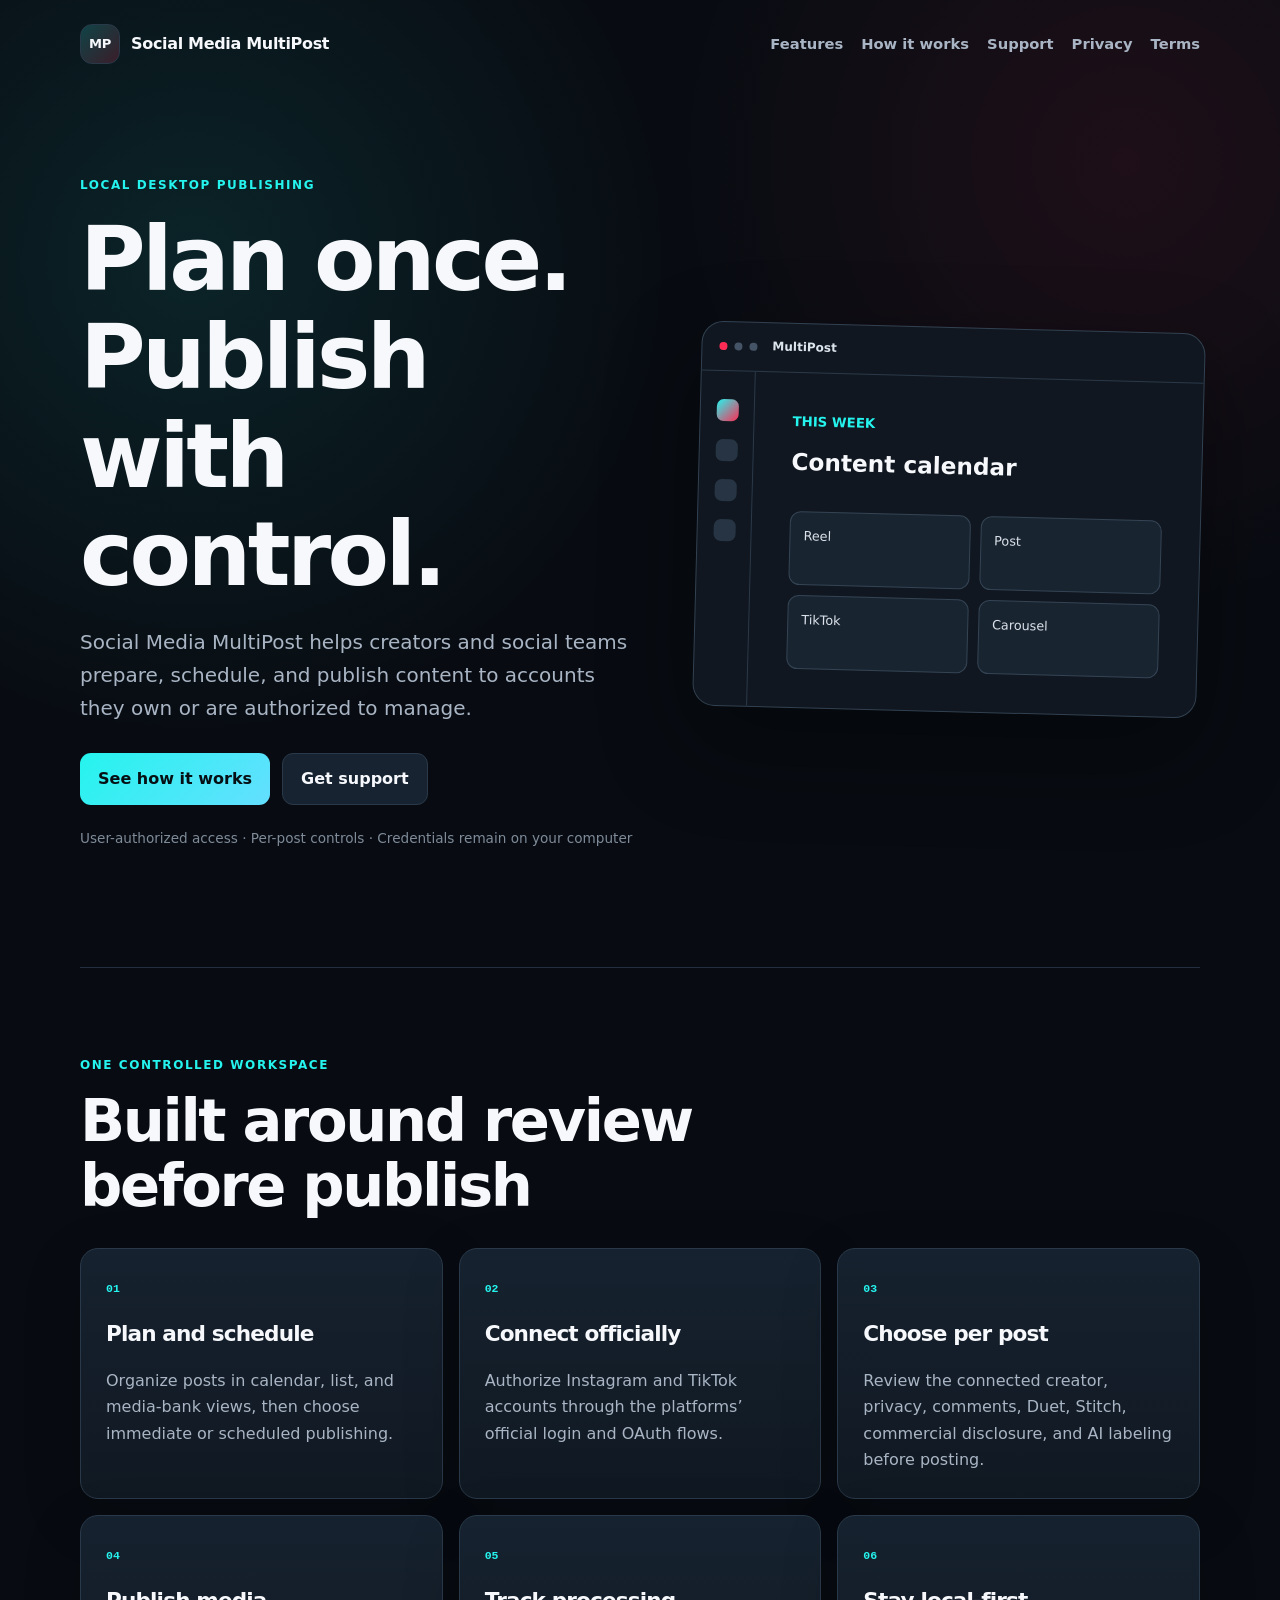
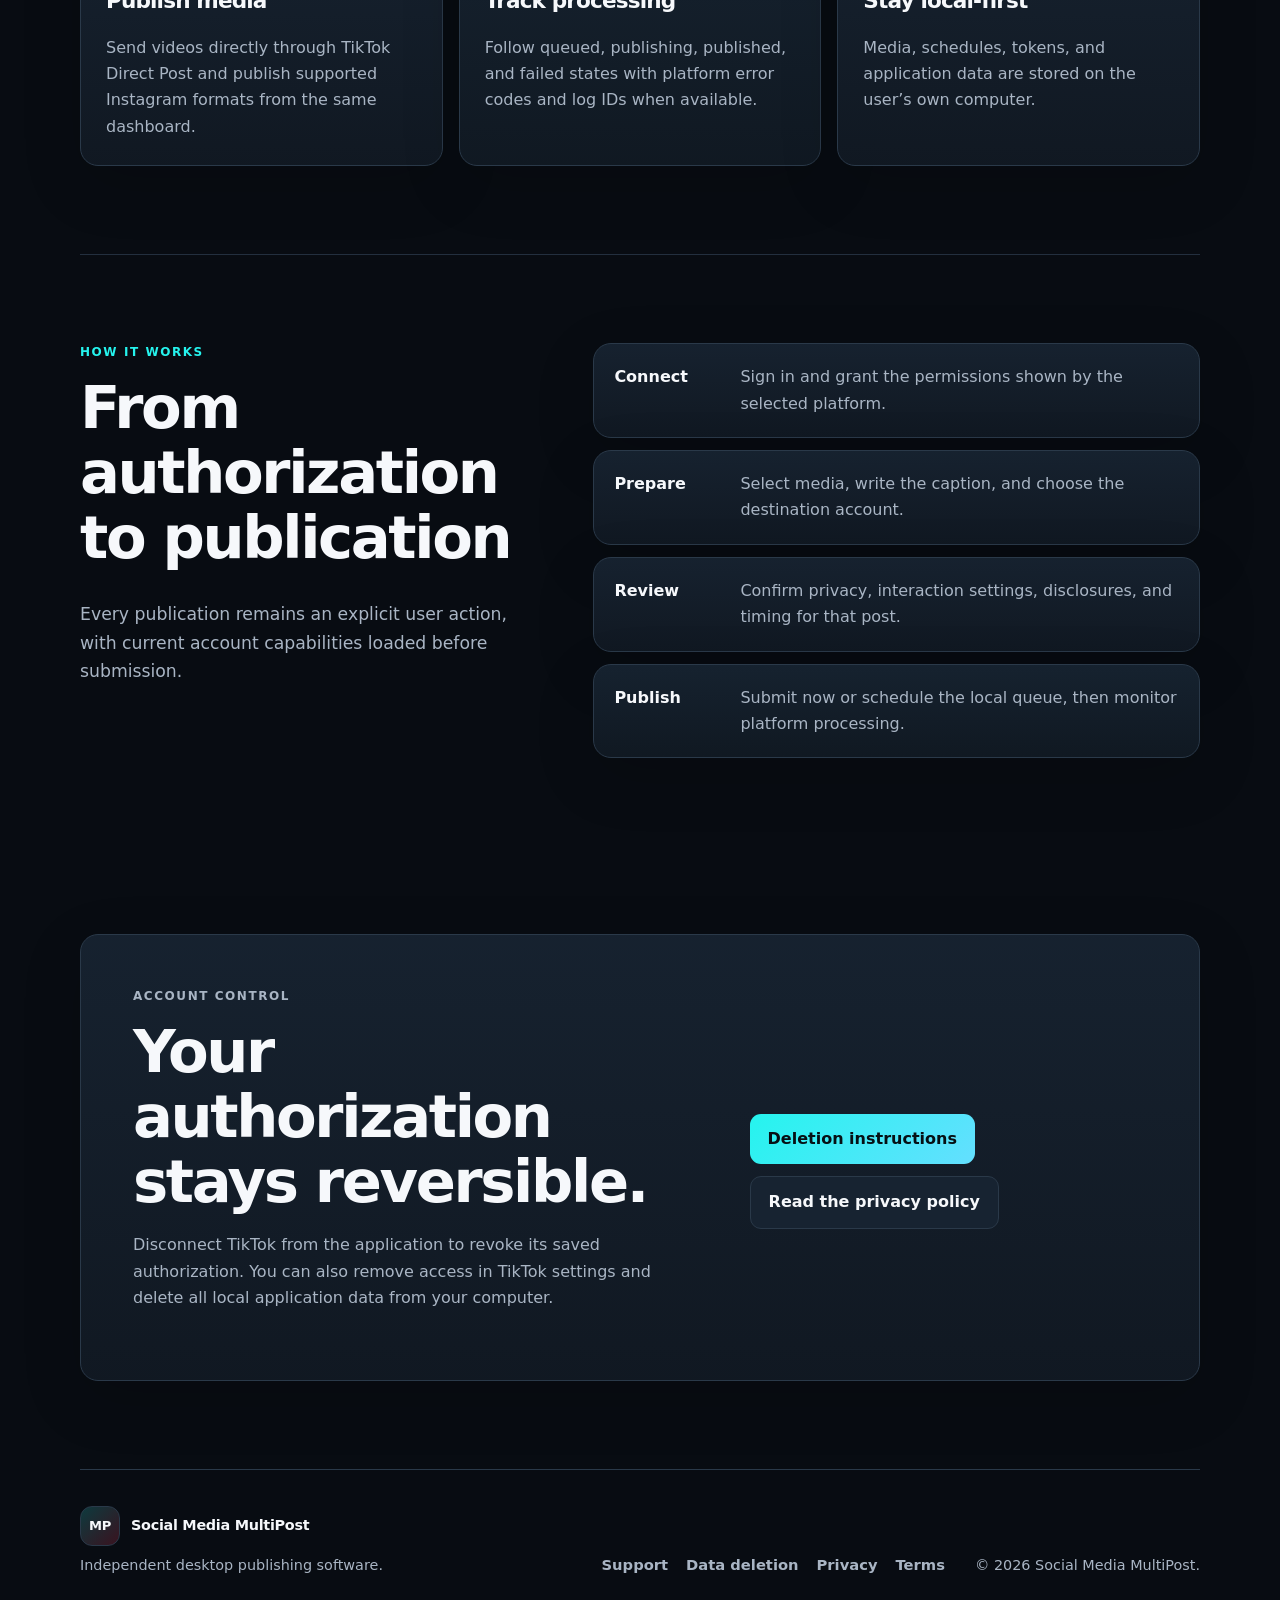
<file: index.html>
<!doctype html>
<html lang="en">
<head>
  <meta charset="utf-8">
  <meta name="viewport" content="width=device-width, initial-scale=1">
  <title>Social Media MultiPost — Desktop publishing for creators</title>
  <meta name="description" content="Prepare, schedule, and publish user-authorized Instagram and TikTok content from one local desktop workspace.">
  <link rel="stylesheet" href="styles.css">
</head>
<body>
  <header class="site-header">
    <a class="brand" href="./"><span class="logo">MP</span><span>Social Media MultiPost</span></a>
    <nav aria-label="Main navigation"><a href="#features">Features</a><a href="#workflow">How it works</a><a href="support.html">Support</a><a href="privacy.html">Privacy</a><a href="terms.html">Terms</a></nav>
  </header>
  <main>
    <section class="hero">
      <div>
        <p class="eyebrow">Local desktop publishing</p>
        <h1>Plan once. Publish with control.</h1>
        <p class="lead">Social Media MultiPost helps creators and social teams prepare, schedule, and publish content to accounts they own or are authorized to manage.</p>
        <div class="actions"><a class="button" href="#workflow">See how it works</a><a class="button secondary" href="support.html">Get support</a></div>
        <p class="trust-line">User-authorized access · Per-post controls · Credentials remain on your computer</p>
      </div>
      <div class="app-preview" aria-label="Product workflow preview"><div class="preview-top"><span></span><span></span><span></span><b>MultiPost</b></div><div class="preview-body"><aside><i class="active"></i><i></i><i></i><i></i></aside><div class="preview-content"><small>THIS WEEK</small><strong>Content calendar</strong><div class="calendar-cards"><span>Reel</span><span>Post</span><span>TikTok</span><span>Carousel</span></div></div></div></div>
    </section>
    <section id="features" class="section-block">
      <p class="eyebrow">One controlled workspace</p><h2>Built around review before publish</h2>
      <div class="grid">
        <article class="card"><span class="card-icon">01</span><h3>Plan and schedule</h3><p>Organize posts in calendar, list, and media-bank views, then choose immediate or scheduled publishing.</p></article>
        <article class="card"><span class="card-icon">02</span><h3>Connect officially</h3><p>Authorize Instagram and TikTok accounts through the platforms’ official login and OAuth flows.</p></article>
        <article class="card"><span class="card-icon">03</span><h3>Choose per post</h3><p>Review the connected creator, privacy, comments, Duet, Stitch, commercial disclosure, and AI labeling before posting.</p></article>
        <article class="card"><span class="card-icon">04</span><h3>Publish media</h3><p>Send videos directly through TikTok Direct Post and publish supported Instagram formats from the same dashboard.</p></article>
        <article class="card"><span class="card-icon">05</span><h3>Track processing</h3><p>Follow queued, publishing, published, and failed states with platform error codes and log IDs when available.</p></article>
        <article class="card"><span class="card-icon">06</span><h3>Stay local-first</h3><p>Media, schedules, tokens, and application data are stored on the user’s own computer.</p></article>
      </div>
    </section>
    <section id="workflow" class="section-block split">
      <div><p class="eyebrow">How it works</p><h2>From authorization to publication</h2><p class="lead compact">Every publication remains an explicit user action, with current account capabilities loaded before submission.</p></div>
      <ol class="steps"><li><b>Connect</b><span>Sign in and grant the permissions shown by the selected platform.</span></li><li><b>Prepare</b><span>Select media, write the caption, and choose the destination account.</span></li><li><b>Review</b><span>Confirm privacy, interaction settings, disclosures, and timing for that post.</span></li><li><b>Publish</b><span>Submit now or schedule the local queue, then monitor platform processing.</span></li></ol>
    </section>
    <section class="section-block safety"><div><p class="eyebrow">Account control</p><h2>Your authorization stays reversible.</h2><p>Disconnect TikTok from the application to revoke its saved authorization. You can also remove access in TikTok settings and delete all local application data from your computer.</p></div><div class="actions"><a class="button" href="data-deletion.html">Deletion instructions</a><a class="button secondary" href="privacy.html">Read the privacy policy</a></div></section>
  </main>
  <footer><div><a class="brand" href="./"><span class="logo">MP</span><span>Social Media MultiPost</span></a><p>Independent desktop publishing software.</p></div><div class="footer-links"><a href="support.html">Support</a><a href="data-deletion.html">Data deletion</a><a href="privacy.html">Privacy</a><a href="terms.html">Terms</a></div><p>© 2026 Social Media MultiPost.</p></footer>
</body>
</html>
</file>
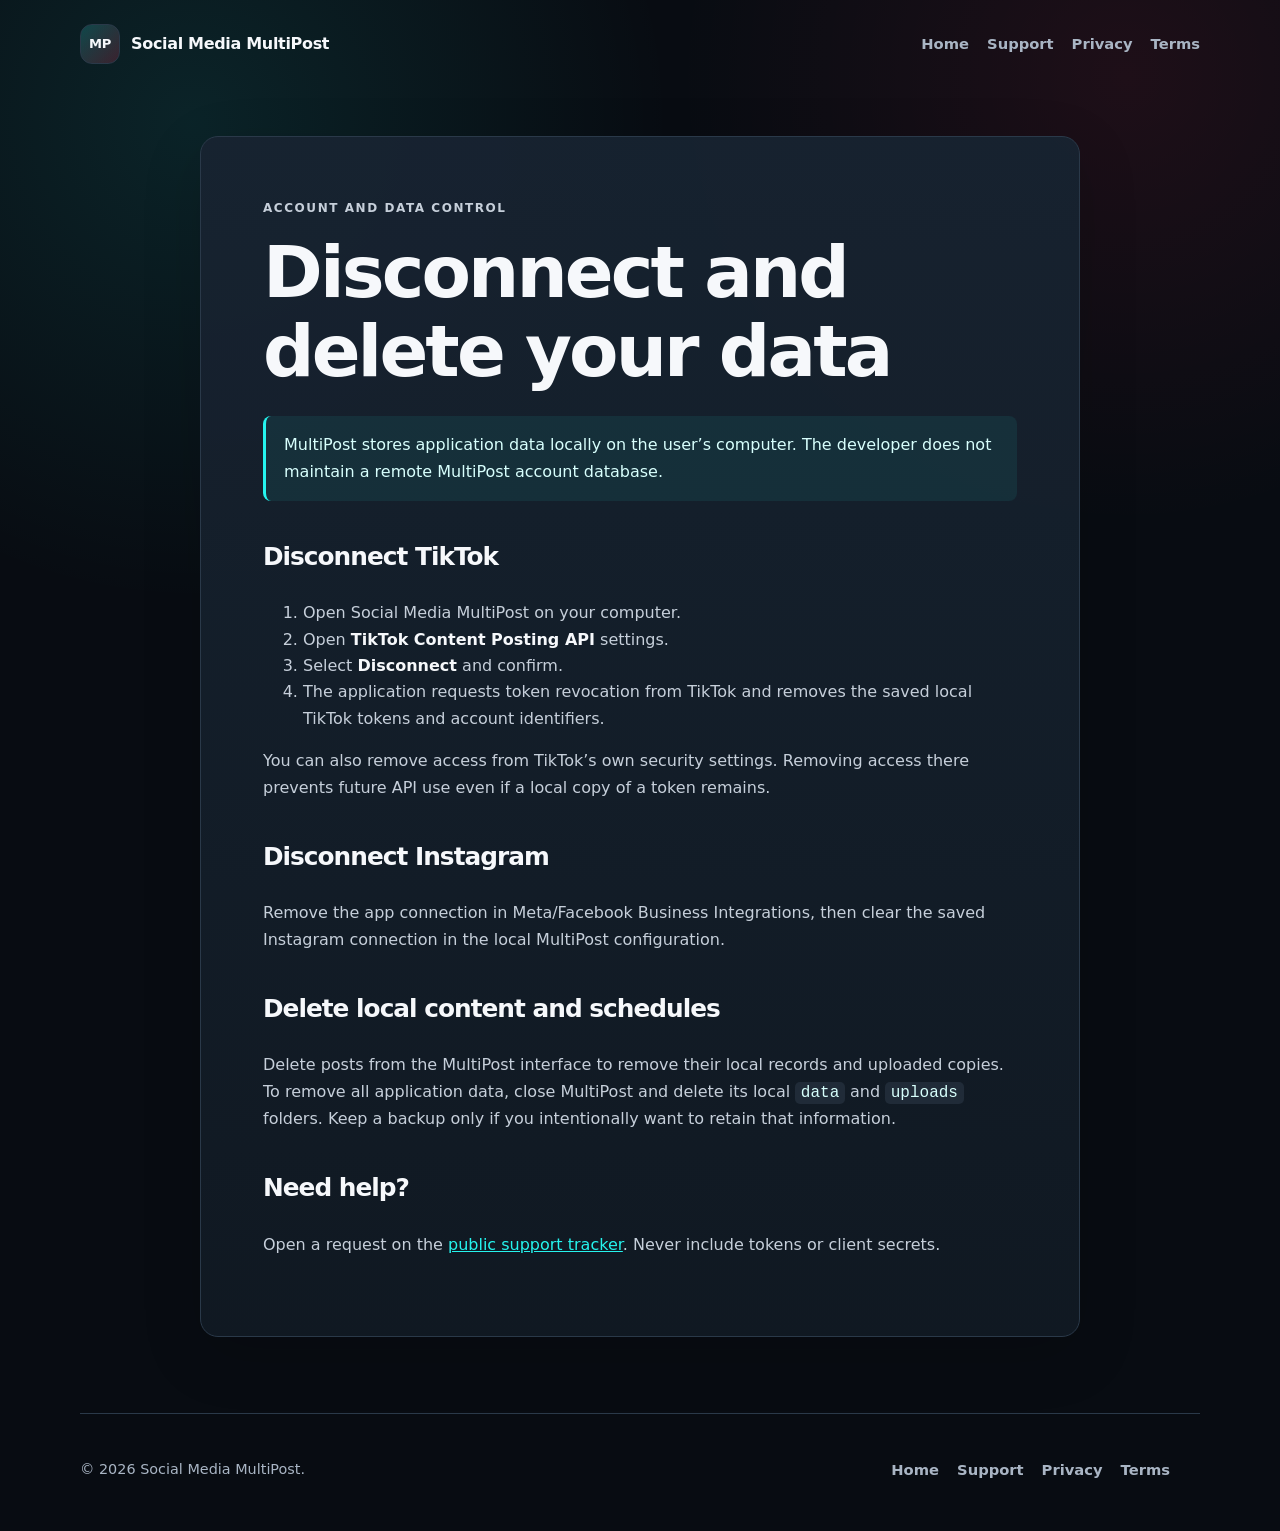
<file: data-deletion.html>
<!doctype html><html lang="en"><head><meta charset="utf-8"><meta name="viewport" content="width=device-width,initial-scale=1"><title>Data Deletion | Social Media MultiPost</title><meta name="description" content="Instructions to disconnect accounts and delete local data from Social Media MultiPost."><link rel="stylesheet" href="styles.css"></head><body><header class="site-header"><a class="brand" href="./"><span class="logo">MP</span><span>Social Media MultiPost</span></a><nav aria-label="Main navigation"><a href="./">Home</a><a href="support.html">Support</a><a href="privacy.html">Privacy</a><a href="terms.html">Terms</a></nav></header><main><article class="document"><p class="eyebrow">Account and data control</p><h1>Disconnect and delete your data</h1><div class="notice">MultiPost stores application data locally on the user’s computer. The developer does not maintain a remote MultiPost account database.</div><h2>Disconnect TikTok</h2><ol><li>Open Social Media MultiPost on your computer.</li><li>Open <strong>TikTok Content Posting API</strong> settings.</li><li>Select <strong>Disconnect</strong> and confirm.</li><li>The application requests token revocation from TikTok and removes the saved local TikTok tokens and account identifiers.</li></ol><p>You can also remove access from TikTok’s own security settings. Removing access there prevents future API use even if a local copy of a token remains.</p><h2>Disconnect Instagram</h2><p>Remove the app connection in Meta/Facebook Business Integrations, then clear the saved Instagram connection in the local MultiPost configuration.</p><h2>Delete local content and schedules</h2><p>Delete posts from the MultiPost interface to remove their local records and uploaded copies. To remove all application data, close MultiPost and delete its local <code>data</code> and <code>uploads</code> folders. Keep a backup only if you intentionally want to retain that information.</p><h2>Need help?</h2><p>Open a request on the <a href="https://github.com/rafaelgarrocho/multipost-pages/issues/new">public support tracker</a>. Never include tokens or client secrets.</p></article></main><footer><p>© 2026 Social Media MultiPost.</p><div class="footer-links"><a href="./">Home</a><a href="support.html">Support</a><a href="privacy.html">Privacy</a><a href="terms.html">Terms</a></div></footer></body></html>
</file>
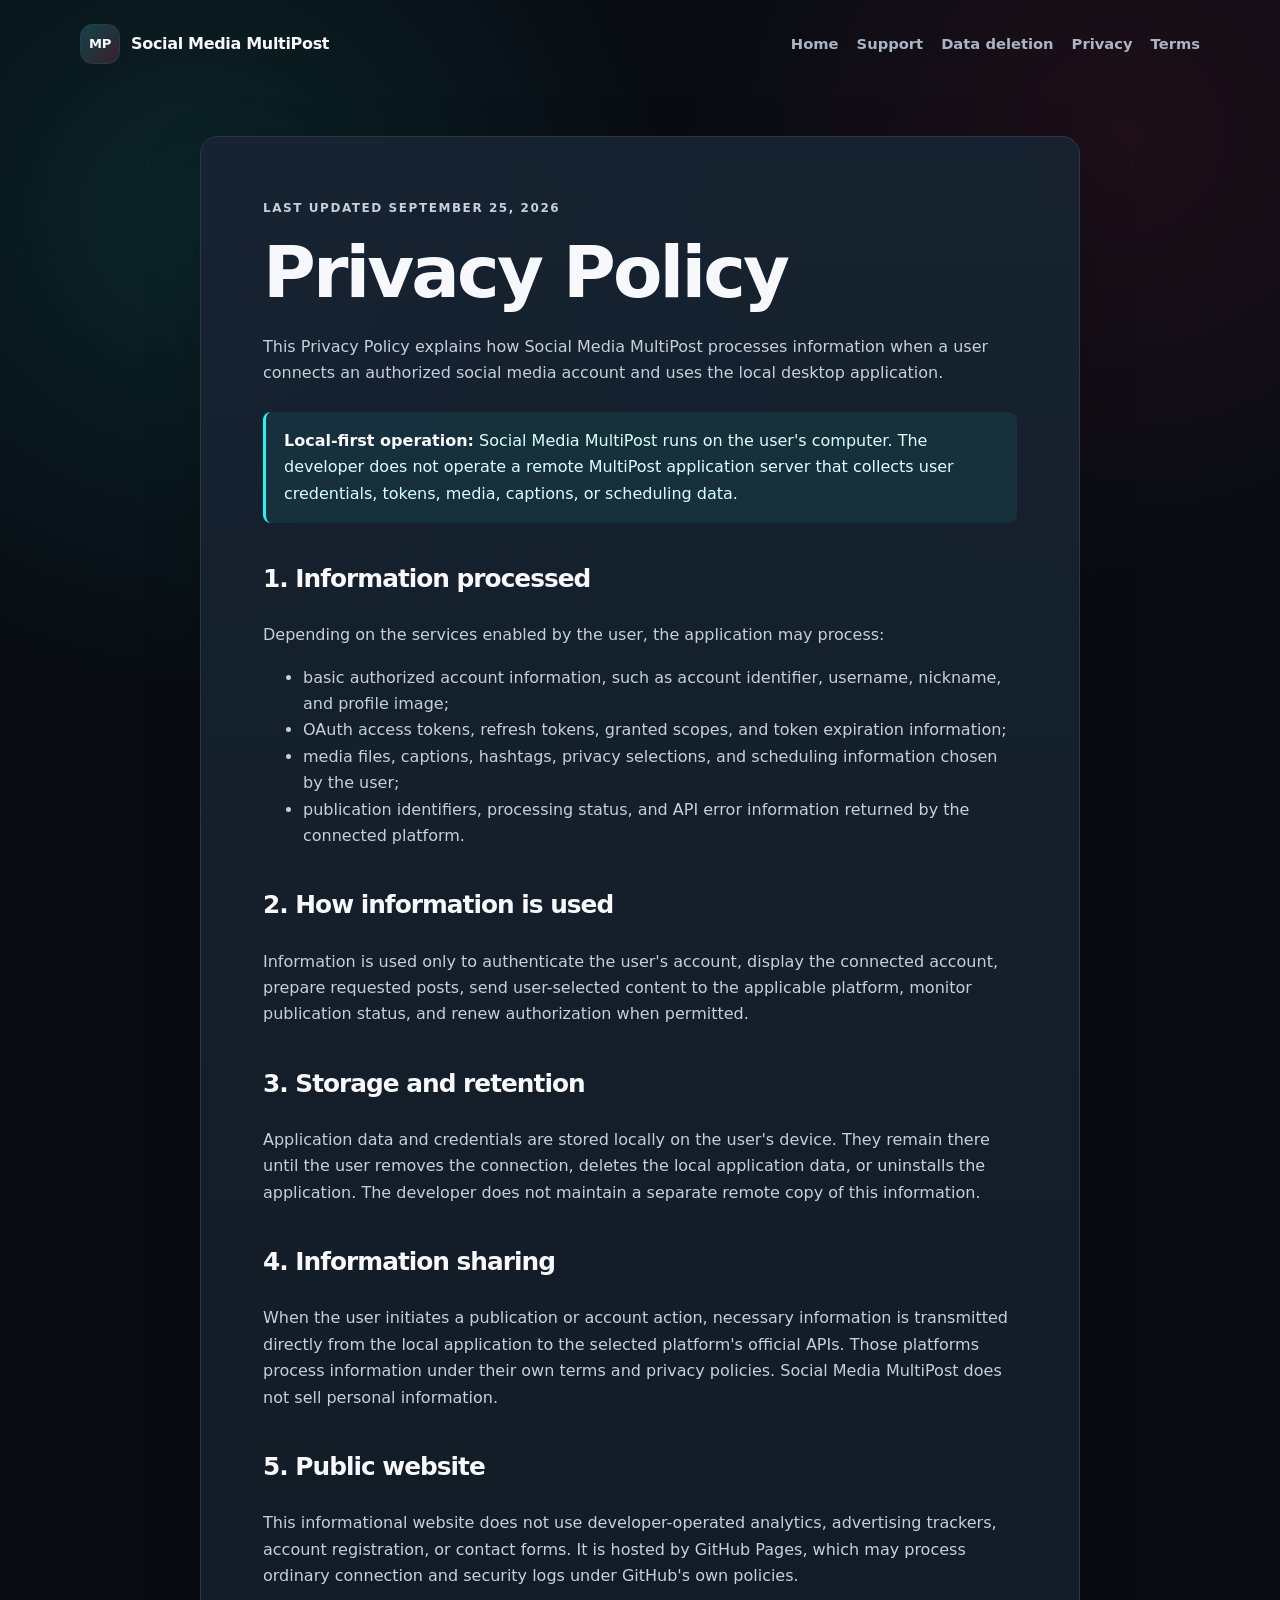
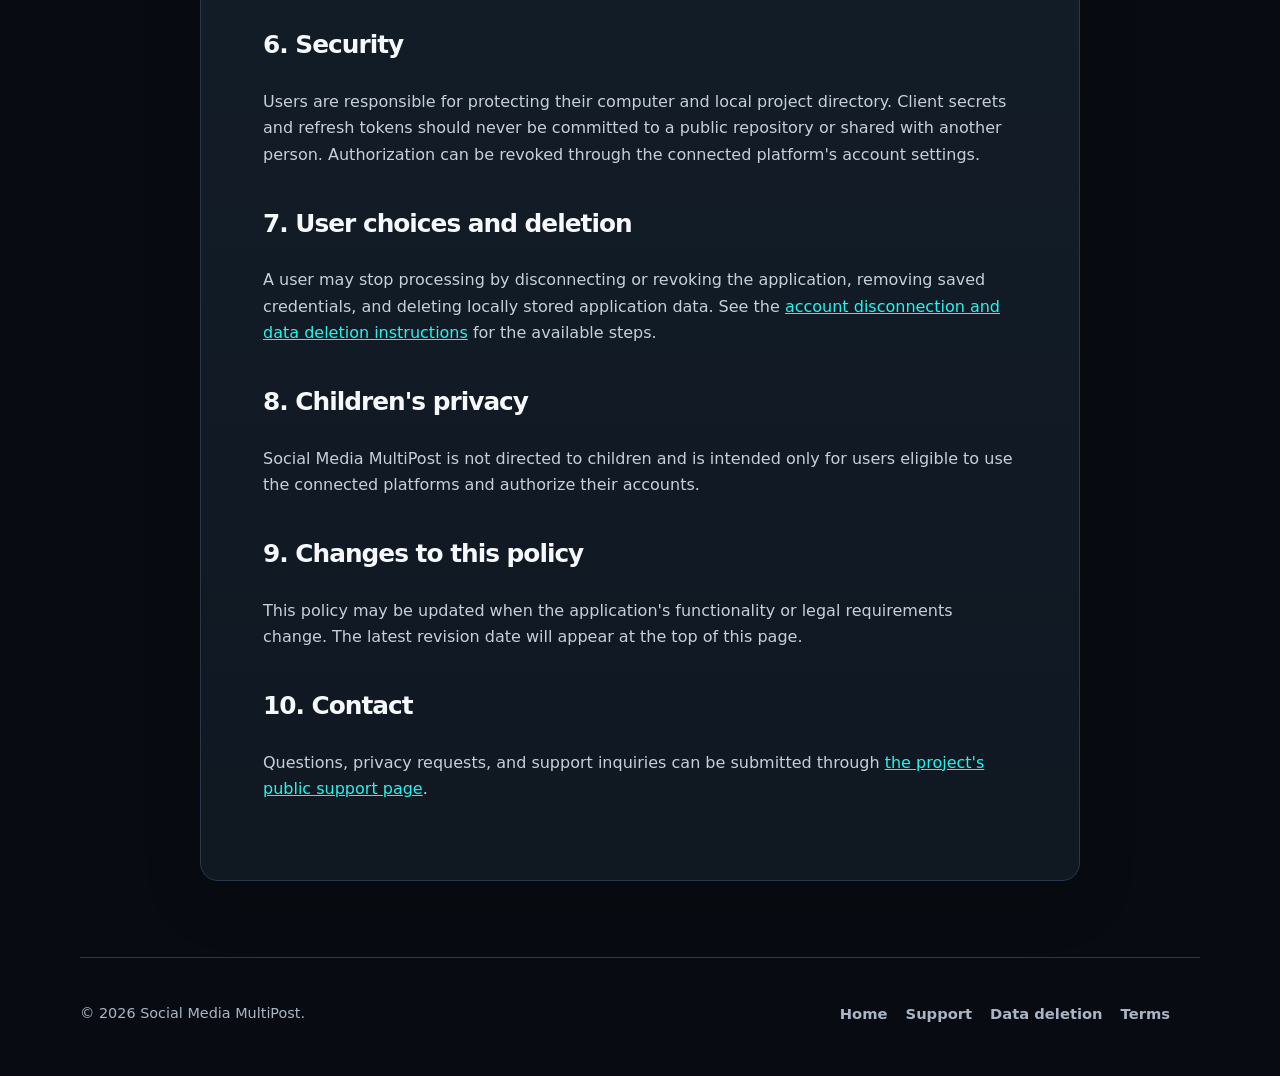
<file: privacy.html>
<!doctype html>
<html lang="en">
<head>
  <meta charset="utf-8">
  <meta name="viewport" content="width=device-width, initial-scale=1">
  <title>Privacy Policy | Social Media MultiPost</title>
  <meta name="description" content="Privacy Policy for Social Media MultiPost.">
  <link rel="stylesheet" href="styles.css">
</head>
<body>
  <header class="site-header">
    <a class="brand" href="./"><span class="logo">MP</span>Social Media MultiPost</a>
    <nav aria-label="Main navigation"><a href="./">Home</a><a href="support.html">Support</a><a href="data-deletion.html">Data deletion</a><a href="privacy.html" aria-current="page">Privacy</a><a href="terms.html">Terms</a></nav>
  </header>
  <main>
    <article class="document">
      <p class="eyebrow">Last updated September 25, 2026</p>
      <h1>Privacy Policy</h1>
      <p>This Privacy Policy explains how Social Media MultiPost processes information when a user connects an authorized social media account and uses the local desktop application.</p>
      <div class="notice"><strong>Local-first operation:</strong> Social Media MultiPost runs on the user's computer. The developer does not operate a remote MultiPost application server that collects user credentials, tokens, media, captions, or scheduling data.</div>

      <h2>1. Information processed</h2>
      <p>Depending on the services enabled by the user, the application may process:</p>
      <ul>
        <li>basic authorized account information, such as account identifier, username, nickname, and profile image;</li>
        <li>OAuth access tokens, refresh tokens, granted scopes, and token expiration information;</li>
        <li>media files, captions, hashtags, privacy selections, and scheduling information chosen by the user;</li>
        <li>publication identifiers, processing status, and API error information returned by the connected platform.</li>
      </ul>

      <h2>2. How information is used</h2>
      <p>Information is used only to authenticate the user's account, display the connected account, prepare requested posts, send user-selected content to the applicable platform, monitor publication status, and renew authorization when permitted.</p>

      <h2>3. Storage and retention</h2>
      <p>Application data and credentials are stored locally on the user's device. They remain there until the user removes the connection, deletes the local application data, or uninstalls the application. The developer does not maintain a separate remote copy of this information.</p>

      <h2>4. Information sharing</h2>
      <p>When the user initiates a publication or account action, necessary information is transmitted directly from the local application to the selected platform's official APIs. Those platforms process information under their own terms and privacy policies. Social Media MultiPost does not sell personal information.</p>

      <h2>5. Public website</h2>
      <p>This informational website does not use developer-operated analytics, advertising trackers, account registration, or contact forms. It is hosted by GitHub Pages, which may process ordinary connection and security logs under GitHub's own policies.</p>

      <h2>6. Security</h2>
      <p>Users are responsible for protecting their computer and local project directory. Client secrets and refresh tokens should never be committed to a public repository or shared with another person. Authorization can be revoked through the connected platform's account settings.</p>

      <h2>7. User choices and deletion</h2>
      <p>A user may stop processing by disconnecting or revoking the application, removing saved credentials, and deleting locally stored application data. See the <a href="data-deletion.html">account disconnection and data deletion instructions</a> for the available steps.</p>

      <h2>8. Children's privacy</h2>
      <p>Social Media MultiPost is not directed to children and is intended only for users eligible to use the connected platforms and authorize their accounts.</p>

      <h2>9. Changes to this policy</h2>
      <p>This policy may be updated when the application's functionality or legal requirements change. The latest revision date will appear at the top of this page.</p>

      <h2>10. Contact</h2>
      <p>Questions, privacy requests, and support inquiries can be submitted through <a href="https://github.com/rafaelgarrocho/multipost-pages/issues">the project's public support page</a>.</p>
    </article>
  </main>
  <footer><p>© 2026 Social Media MultiPost.</p><div class="footer-links"><a href="./">Home</a><a href="support.html">Support</a><a href="data-deletion.html">Data deletion</a><a href="terms.html">Terms</a></div></footer>
</body>
</html>
</file>
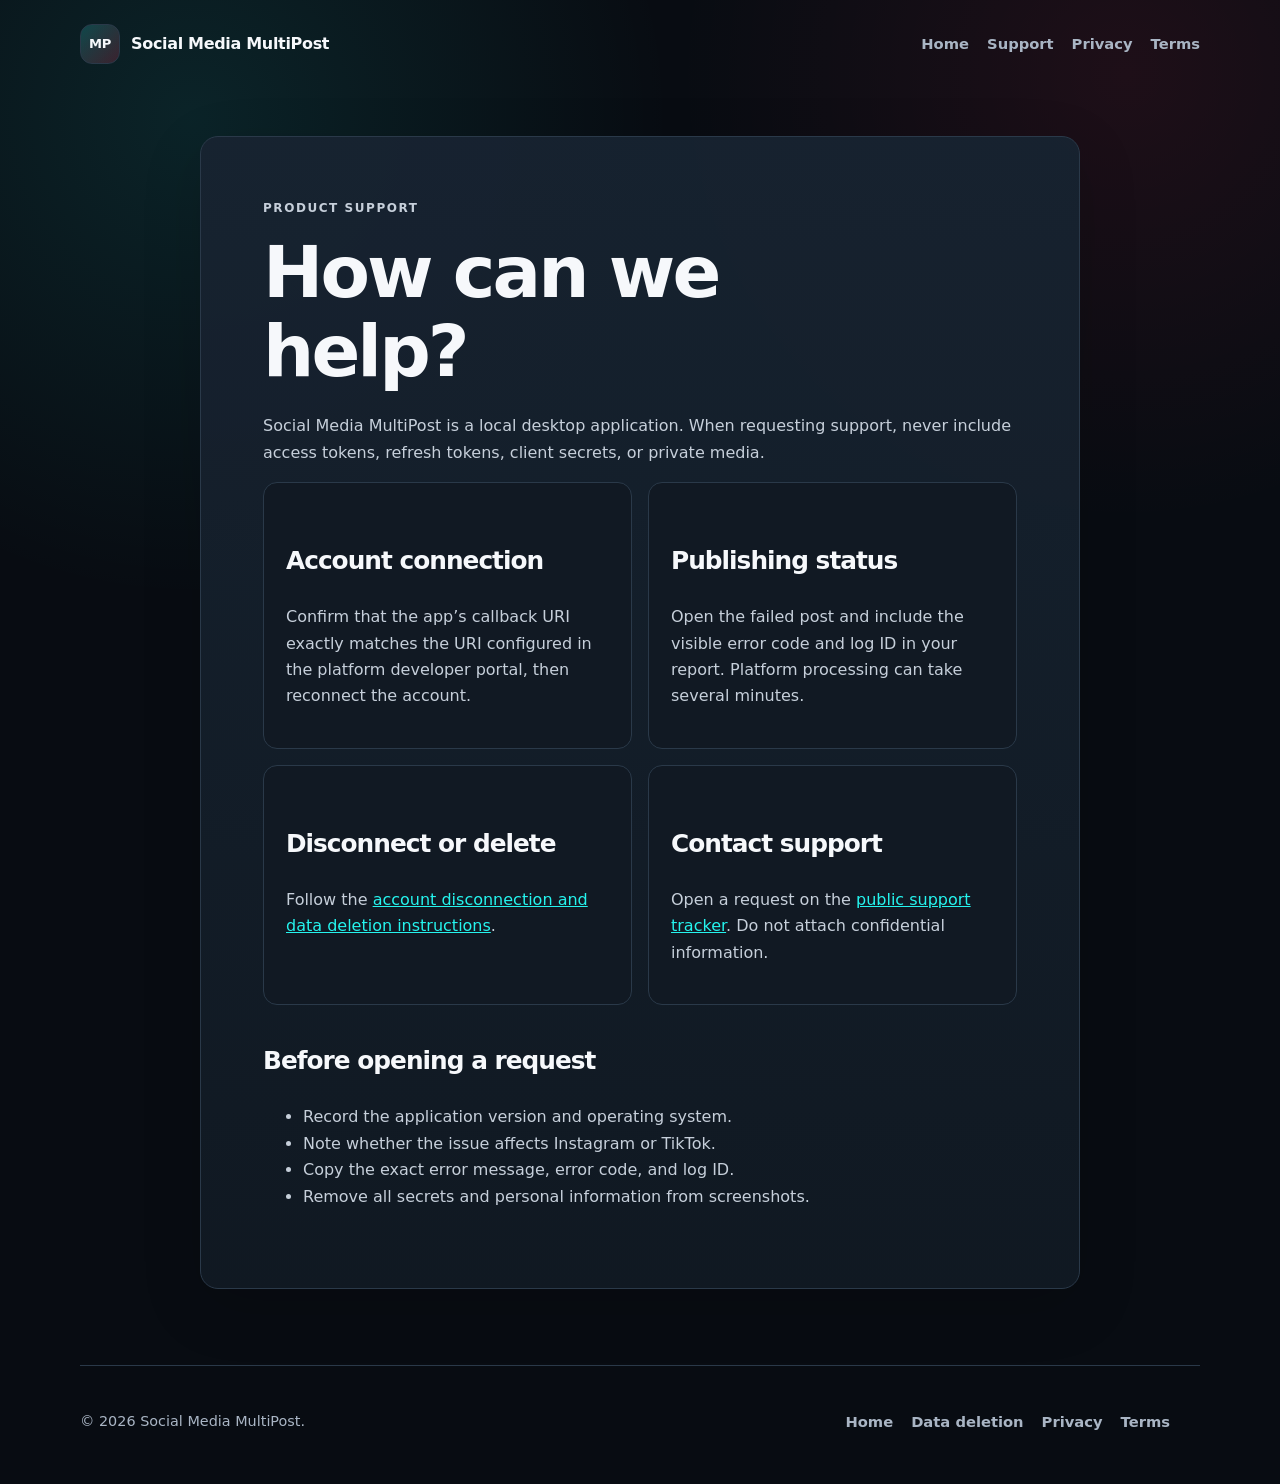
<file: support.html>
<!doctype html><html lang="en"><head><meta charset="utf-8"><meta name="viewport" content="width=device-width,initial-scale=1"><title>Support | Social Media MultiPost</title><meta name="description" content="Support resources for Social Media MultiPost."><link rel="stylesheet" href="styles.css"></head><body><header class="site-header"><a class="brand" href="./"><span class="logo">MP</span><span>Social Media MultiPost</span></a><nav aria-label="Main navigation"><a href="./">Home</a><a href="support.html">Support</a><a href="privacy.html">Privacy</a><a href="terms.html">Terms</a></nav></header><main><article class="document"><p class="eyebrow">Product support</p><h1>How can we help?</h1><p>Social Media MultiPost is a local desktop application. When requesting support, never include access tokens, refresh tokens, client secrets, or private media.</p><div class="support-grid"><section class="support-card"><h2>Account connection</h2><p>Confirm that the app’s callback URI exactly matches the URI configured in the platform developer portal, then reconnect the account.</p></section><section class="support-card"><h2>Publishing status</h2><p>Open the failed post and include the visible error code and log ID in your report. Platform processing can take several minutes.</p></section><section class="support-card"><h2>Disconnect or delete</h2><p>Follow the <a href="data-deletion.html">account disconnection and data deletion instructions</a>.</p></section><section class="support-card"><h2>Contact support</h2><p>Open a request on the <a href="https://github.com/rafaelgarrocho/multipost-pages/issues/new">public support tracker</a>. Do not attach confidential information.</p></section></div><h2>Before opening a request</h2><ul><li>Record the application version and operating system.</li><li>Note whether the issue affects Instagram or TikTok.</li><li>Copy the exact error message, error code, and log ID.</li><li>Remove all secrets and personal information from screenshots.</li></ul></article></main><footer><p>© 2026 Social Media MultiPost.</p><div class="footer-links"><a href="./">Home</a><a href="data-deletion.html">Data deletion</a><a href="privacy.html">Privacy</a><a href="terms.html">Terms</a></div></footer></body></html>
</file>
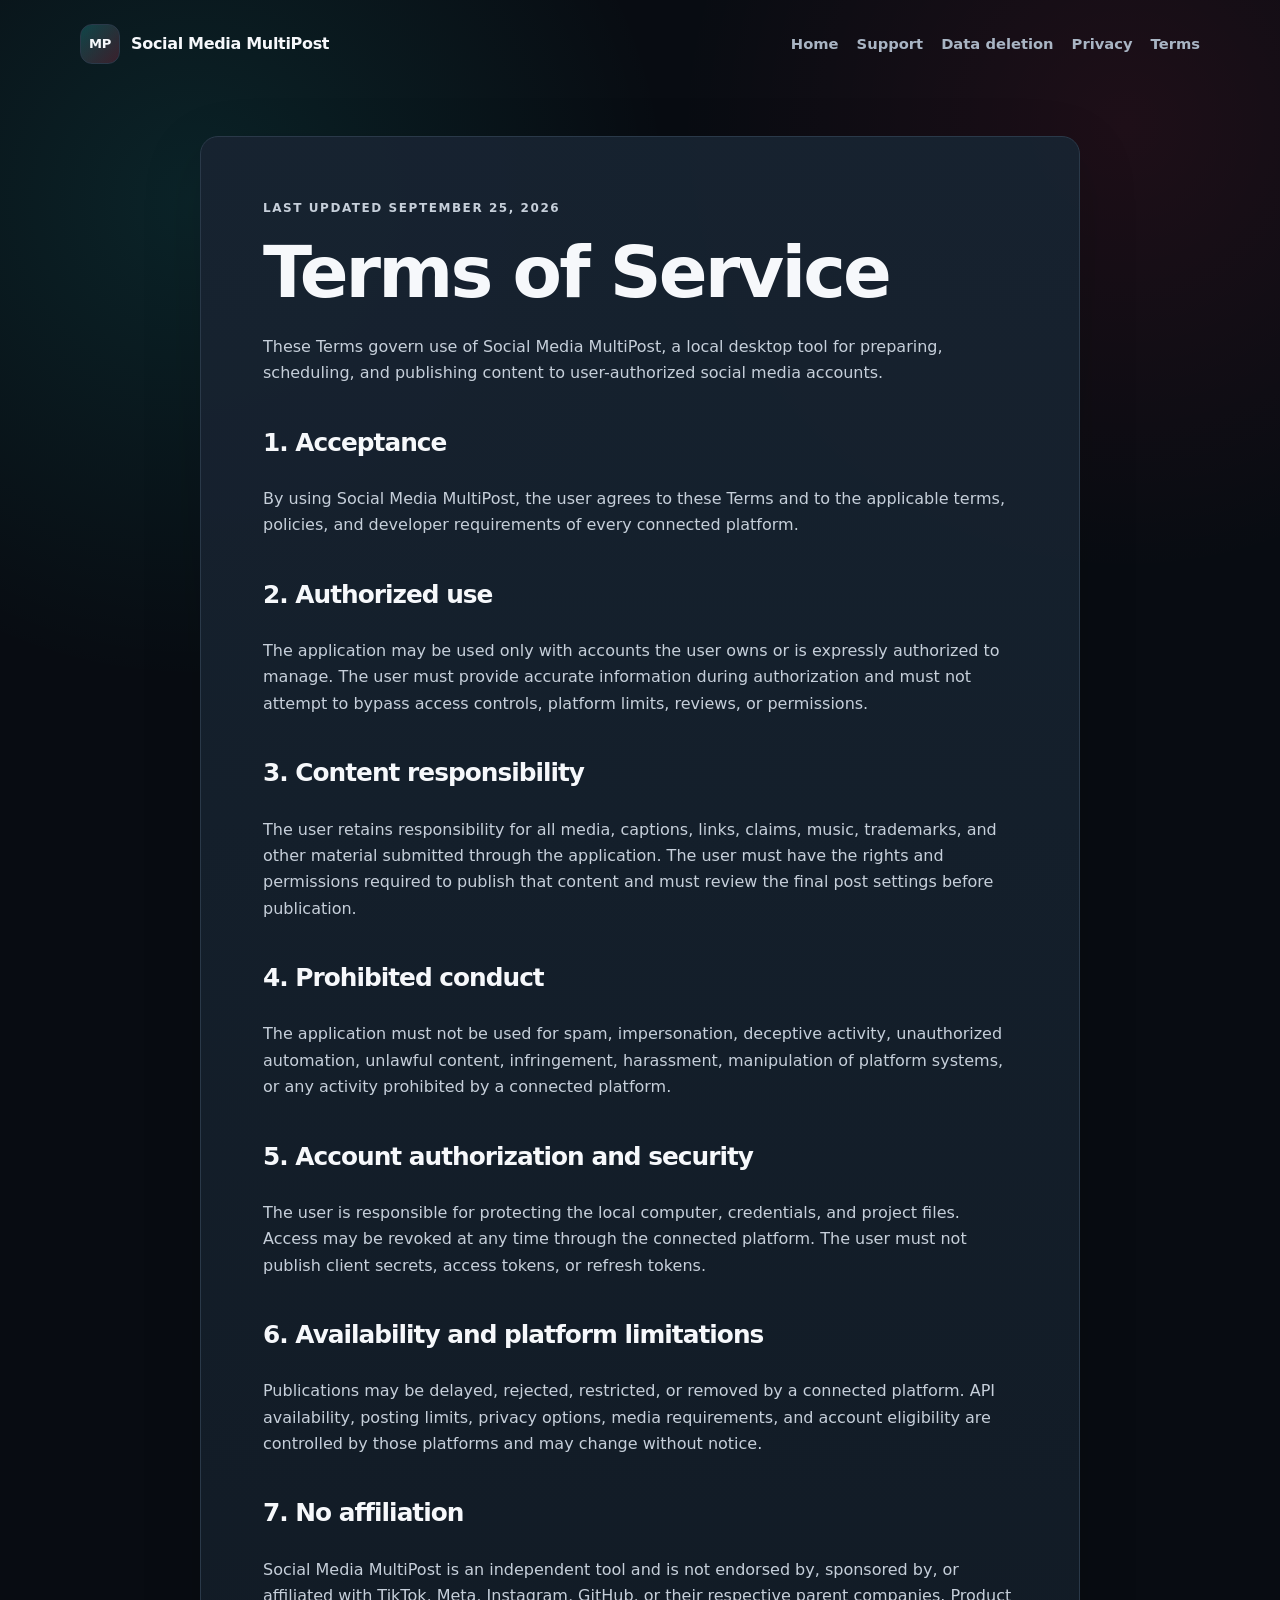
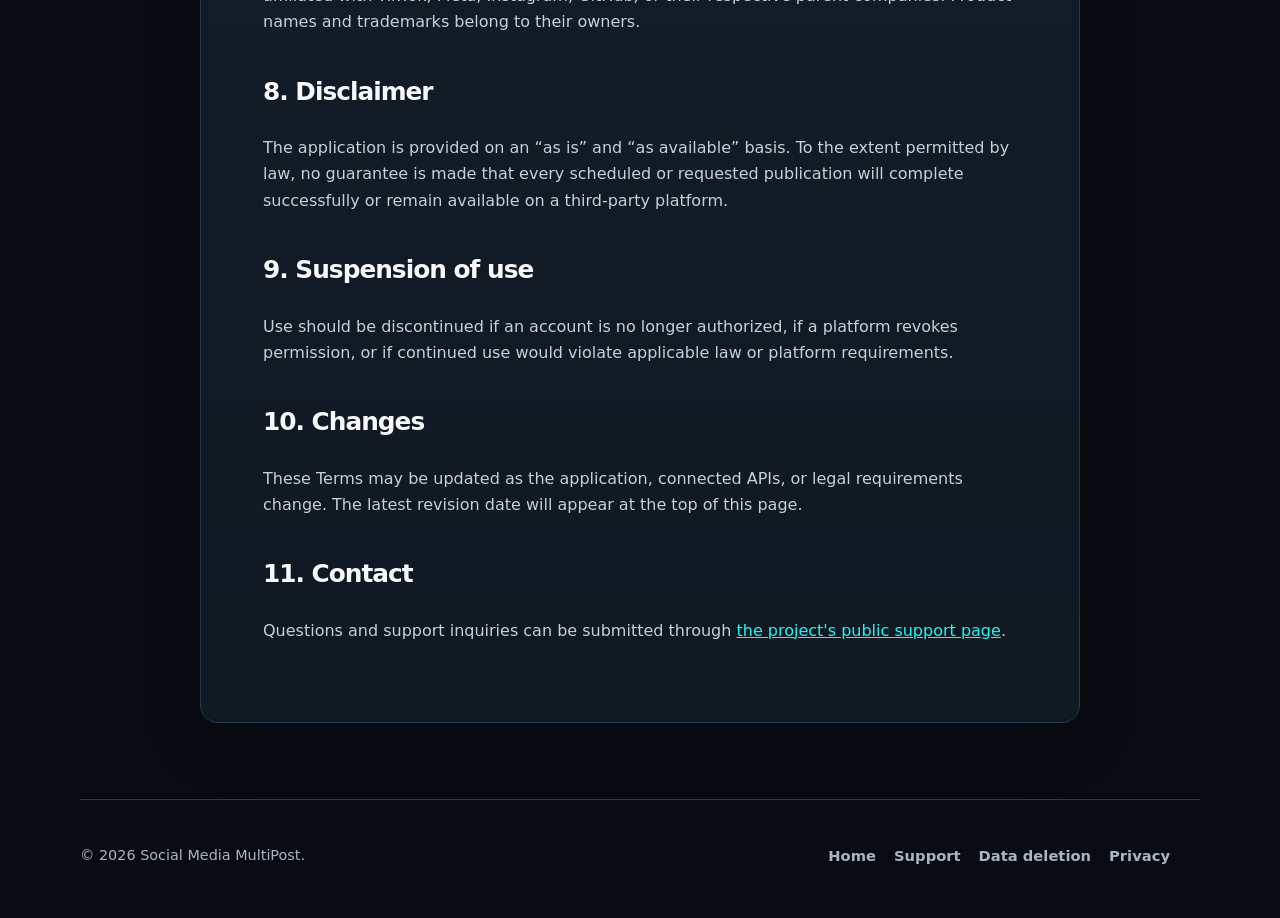
<file: terms.html>
<!doctype html>
<html lang="en">
<head>
  <meta charset="utf-8">
  <meta name="viewport" content="width=device-width, initial-scale=1">
  <title>Terms of Service | Social Media MultiPost</title>
  <meta name="description" content="Terms of Service for Social Media MultiPost.">
  <link rel="stylesheet" href="styles.css">
</head>
<body>
  <header class="site-header">
    <a class="brand" href="./"><span class="logo">MP</span>Social Media MultiPost</a>
    <nav aria-label="Main navigation"><a href="./">Home</a><a href="support.html">Support</a><a href="data-deletion.html">Data deletion</a><a href="privacy.html">Privacy</a><a href="terms.html" aria-current="page">Terms</a></nav>
  </header>
  <main>
    <article class="document">
      <p class="eyebrow">Last updated September 25, 2026</p>
      <h1>Terms of Service</h1>
      <p>These Terms govern use of Social Media MultiPost, a local desktop tool for preparing, scheduling, and publishing content to user-authorized social media accounts.</p>

      <h2>1. Acceptance</h2>
      <p>By using Social Media MultiPost, the user agrees to these Terms and to the applicable terms, policies, and developer requirements of every connected platform.</p>

      <h2>2. Authorized use</h2>
      <p>The application may be used only with accounts the user owns or is expressly authorized to manage. The user must provide accurate information during authorization and must not attempt to bypass access controls, platform limits, reviews, or permissions.</p>

      <h2>3. Content responsibility</h2>
      <p>The user retains responsibility for all media, captions, links, claims, music, trademarks, and other material submitted through the application. The user must have the rights and permissions required to publish that content and must review the final post settings before publication.</p>

      <h2>4. Prohibited conduct</h2>
      <p>The application must not be used for spam, impersonation, deceptive activity, unauthorized automation, unlawful content, infringement, harassment, manipulation of platform systems, or any activity prohibited by a connected platform.</p>

      <h2>5. Account authorization and security</h2>
      <p>The user is responsible for protecting the local computer, credentials, and project files. Access may be revoked at any time through the connected platform. The user must not publish client secrets, access tokens, or refresh tokens.</p>

      <h2>6. Availability and platform limitations</h2>
      <p>Publications may be delayed, rejected, restricted, or removed by a connected platform. API availability, posting limits, privacy options, media requirements, and account eligibility are controlled by those platforms and may change without notice.</p>

      <h2>7. No affiliation</h2>
      <p>Social Media MultiPost is an independent tool and is not endorsed by, sponsored by, or affiliated with TikTok, Meta, Instagram, GitHub, or their respective parent companies. Product names and trademarks belong to their owners.</p>

      <h2>8. Disclaimer</h2>
      <p>The application is provided on an “as is” and “as available” basis. To the extent permitted by law, no guarantee is made that every scheduled or requested publication will complete successfully or remain available on a third-party platform.</p>

      <h2>9. Suspension of use</h2>
      <p>Use should be discontinued if an account is no longer authorized, if a platform revokes permission, or if continued use would violate applicable law or platform requirements.</p>

      <h2>10. Changes</h2>
      <p>These Terms may be updated as the application, connected APIs, or legal requirements change. The latest revision date will appear at the top of this page.</p>

      <h2>11. Contact</h2>
      <p>Questions and support inquiries can be submitted through <a href="https://github.com/rafaelgarrocho/multipost-pages/issues">the project's public support page</a>.</p>
    </article>
  </main>
  <footer><p>© 2026 Social Media MultiPost.</p><div class="footer-links"><a href="./">Home</a><a href="support.html">Support</a><a href="data-deletion.html">Data deletion</a><a href="privacy.html">Privacy</a></div></footer>
</body>
</html>
</file>
<file: styles.css>
:root{color-scheme:dark;--bg:#080c12;--panel:#111923;--panel2:#172331;--text:#f6f8fb;--muted:#a9b5c4;--accent:#25f4ee;--accent2:#fe2c55;--border:#2a3949;--max:1120px}*{box-sizing:border-box}html{scroll-behavior:smooth}body{margin:0;min-height:100vh;background:radial-gradient(circle at 15% 8%,rgba(37,244,238,.1),transparent 30rem),radial-gradient(circle at 88% 5%,rgba(254,44,85,.09),transparent 28rem),var(--bg);color:var(--text);font:16px/1.65 Inter,ui-sans-serif,system-ui,-apple-system,BlinkMacSystemFont,"Segoe UI",sans-serif}a{color:var(--accent)}a:hover{color:#9afff9}.site-header,main,footer{width:min(calc(100% - 32px),var(--max));margin-inline:auto}.site-header{display:flex;align-items:center;justify-content:space-between;gap:24px;padding:24px 0}.brand{display:inline-flex;align-items:center;gap:11px;color:var(--text);font-weight:850;text-decoration:none;letter-spacing:-.02em}.logo{display:grid;place-items:center;width:40px;height:40px;border:1px solid var(--border);border-radius:12px;background:linear-gradient(135deg,rgba(37,244,238,.2),rgba(254,44,85,.2));font-size:.82rem}nav,.footer-links{display:flex;gap:18px;flex-wrap:wrap}nav a,.footer-links a{color:var(--muted);text-decoration:none;font-weight:650;font-size:.92rem}nav a:hover,.footer-links a:hover{color:var(--text)}.hero{display:grid;grid-template-columns:1.05fr .95fr;align-items:center;gap:60px;padding:88px 0 104px}.eyebrow{margin:0;color:var(--accent);font-weight:850;letter-spacing:.13em;text-transform:uppercase;font-size:.75rem}h1,h2,h3{line-height:1.1;letter-spacing:-.04em}h1{max-width:680px;margin:14px 0 22px;font-size:clamp(3rem,7vw,5.7rem)}h2{max-width:700px;margin:12px 0 30px;font-size:clamp(2.1rem,5vw,3.7rem)}h3{font-size:1.35rem}.lead{max-width:650px;color:var(--muted);font-size:clamp(1.05rem,2vw,1.25rem)}.lead.compact{font-size:1.08rem}.actions{display:flex;flex-wrap:wrap;gap:12px;margin-top:28px}.button{display:inline-flex;align-items:center;justify-content:center;padding:12px 18px;border-radius:11px;background:linear-gradient(135deg,var(--accent),#64dfff);color:#061014;font-weight:850;text-decoration:none}.button.secondary{border:1px solid var(--border);background:var(--panel2);color:var(--text)}.trust-line{margin-top:22px;color:#7f8b99;font-size:.85rem}.app-preview{overflow:hidden;border:1px solid #324151;border-radius:22px;background:#101720;box-shadow:0 36px 90px rgba(0,0,0,.42);transform:rotate(1.5deg)}.preview-top{display:flex;align-items:center;gap:7px;padding:14px 17px;border-bottom:1px solid var(--border);color:#dce4ec}.preview-top span{width:8px;height:8px;border-radius:50%;background:#445365}.preview-top span:first-child{background:var(--accent2)}.preview-top b{margin-left:8px;font-size:.75rem}.preview-body{display:grid;grid-template-columns:54px 1fr;min-height:330px}.preview-body aside{display:grid;align-content:start;justify-items:center;gap:18px;padding:28px 0;border-right:1px solid var(--border)}.preview-body aside i{width:22px;height:22px;border-radius:7px;background:#263443}.preview-body aside i.active{background:linear-gradient(135deg,var(--accent),var(--accent2))}.preview-content{display:grid;align-content:start;gap:10px;padding:38px}.preview-content small{color:var(--accent);font-weight:800}.preview-content>strong{font-size:1.45rem}.calendar-cards{display:grid;grid-template-columns:repeat(2,1fr);gap:10px;margin-top:20px}.calendar-cards span{min-height:74px;padding:13px;border:1px solid #344454;border-radius:11px;background:#192431;color:#dbe2eb;font-size:.8rem}.section-block{padding:88px 0;border-top:1px solid rgba(42,57,73,.8)}.grid{display:grid;grid-template-columns:repeat(3,1fr);gap:16px}.card,.document,.steps li,.safety{border:1px solid var(--border);border-radius:18px;background:linear-gradient(180deg,rgba(23,35,49,.94),rgba(17,25,35,.94));box-shadow:0 18px 60px rgba(0,0,0,.15)}.card{padding:25px}.card p{color:var(--muted);margin-bottom:0}.card-icon{color:var(--accent);font:800 .72rem/1 monospace}.split{display:grid;grid-template-columns:.85fr 1.15fr;gap:65px}.steps{display:grid;gap:12px;margin:0;padding:0;list-style:none}.steps li{display:grid;grid-template-columns:110px 1fr;gap:16px;padding:20px}.steps li span{color:var(--muted)}.safety{display:flex;align-items:center;justify-content:space-between;gap:45px;margin:88px auto;padding:clamp(26px,5vw,52px)}.safety h2{margin-bottom:18px}.safety p{max-width:660px;color:var(--muted)}.document{max-width:880px;margin:48px auto 76px;padding:clamp(24px,6vw,62px)}.document h1{font-size:clamp(2.5rem,6vw,4.5rem)}.document h2{margin-top:42px;font-size:1.55rem}.document p,.document li{color:#c6cfda}.document strong{color:var(--text)}.notice{padding:16px 18px;margin:25px 0;border-left:3px solid var(--accent);border-radius:8px;background:rgba(37,244,238,.07);color:#d8fffd}.support-grid{display:grid;grid-template-columns:repeat(2,1fr);gap:16px}.support-card{padding:22px;border:1px solid var(--border);border-radius:14px;background:var(--panel)}code{padding:.12rem .35rem;border-radius:5px;background:#202b38;color:#d7fffc}footer{display:grid;grid-template-columns:1fr auto auto;align-items:end;gap:30px;padding:36px 0 50px;border-top:1px solid var(--border);color:var(--muted);font-size:.9rem}footer p{margin:8px 0 0}@media(max-width:850px){.site-header{align-items:flex-start;flex-direction:column}.hero,.split{grid-template-columns:1fr}.hero{gap:48px;padding-top:50px}.grid{grid-template-columns:1fr 1fr}.safety{align-items:flex-start;flex-direction:column}footer{grid-template-columns:1fr}.app-preview{transform:none}}@media(max-width:580px){.grid,.support-grid{grid-template-columns:1fr}.steps li{grid-template-columns:1fr}.preview-body{min-height:260px}.preview-content{padding:24px}.section-block{padding:64px 0}}
</file>
